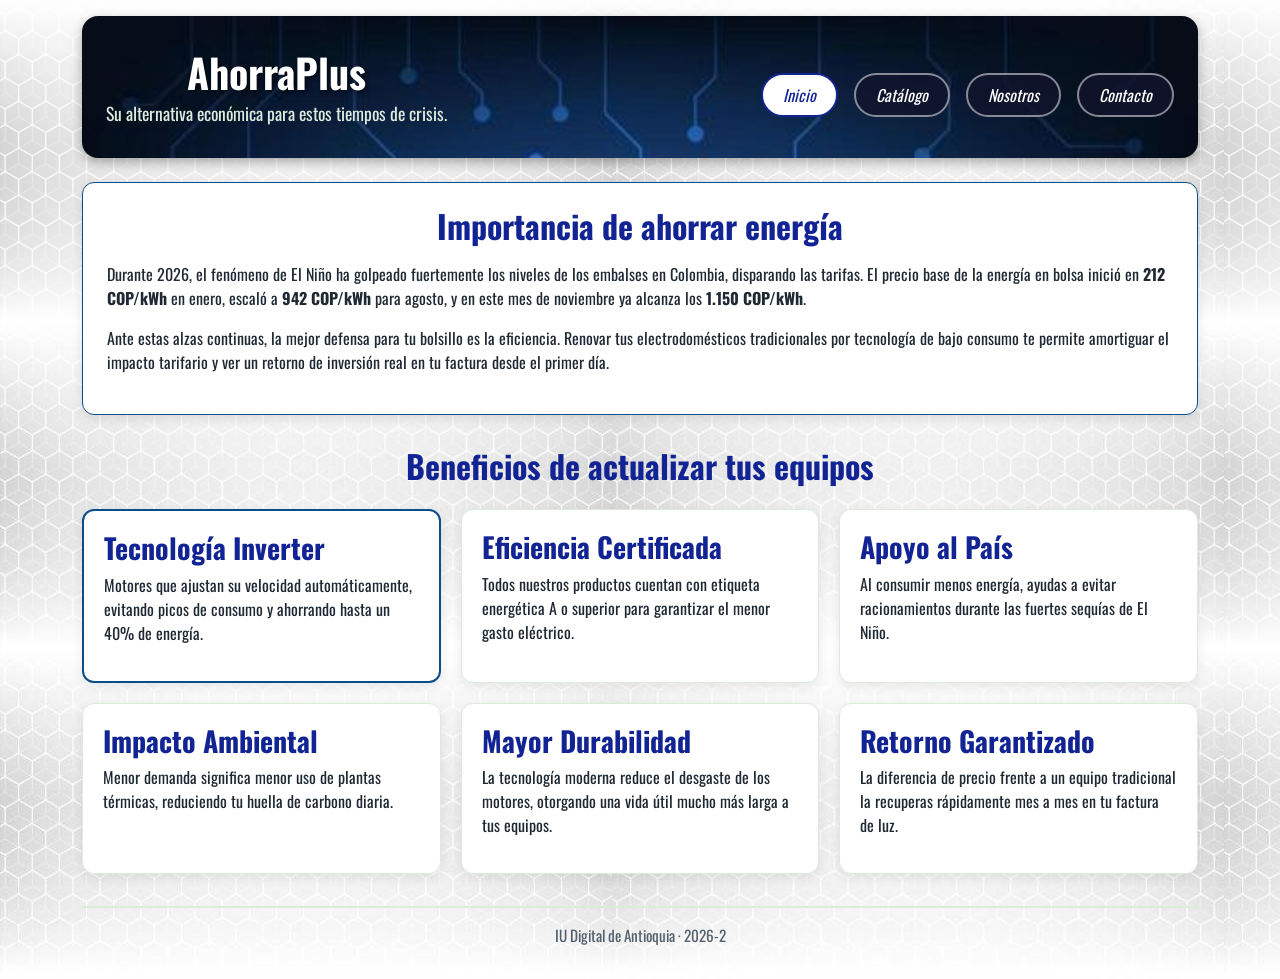
<file: index.html>
<!DOCTYPE html>
<html lang="es">

<head>
    <meta charset="UTF-8">
    <meta name="viewport" content="width=device-width, initial-scale=1.0">
    <title>AhorraPlus | Tu alternativa económica</title>

    <link rel="stylesheet" href="https://cdn.jsdelivr.net/npm/bootstrap@5.3.3/dist/css/bootstrap.min.css">
    <link rel="stylesheet" href="css/estilos.css">
</head>

<body class="container py-3">
    <header class="encabezado d-flex flex-column flex-md-row justify-content-between align-items-md-center mb-4">
        <div class="mb-3 mb-md-0">
            <h1 class="mb-1">AhorraPlus</h1>
            <p class="mb-0">Su alternativa económica para estos tiempos de crisis.</p>
        </div>
        <nav class="menu d-flex align-items-center gap-3">
            <a href="index.html" class="activo">Inicio</a>
            <a href="catalogo.html">Catálogo</a>
            <a href="nosotros.html">Nosotros</a>
            <a href="contacto.html">Contacto</a>
        </nav>
    </header>

    <main>
        <section id="intro">
            <h2>Importancia de ahorrar energía</h2>
            <p>
                Durante 2026, el fenómeno de El Niño ha golpeado fuertemente los niveles de los embalses en Colombia, disparando las tarifas. El precio base de la energía en bolsa inició en <strong>212 COP/kWh</strong> en enero, escaló a <strong>942 COP/kWh</strong> para agosto, y en este mes de noviembre ya alcanza los <strong>1.150 COP/kWh</strong>.
            </p>
            <p>
                Ante estas alzas continuas, la mejor defensa para tu bolsillo es la eficiencia. Renovar tus electrodomésticos tradicionales por tecnología de bajo consumo te permite amortiguar el impacto tarifario y ver un retorno de inversión real en tu factura desde el primer día.
            </p>
        </section>

        <section id="zona-tarjetas">
            <h2>Beneficios de actualizar tus equipos</h2>
            <div class="tarjetas">
                <article class="tarjeta">
                    <h3>Tecnología Inverter</h3>
                    <p>Motores que ajustan su velocidad automáticamente, evitando picos de consumo y ahorrando hasta un 40% de energía.</p>
                </article>
                <article class="tarjeta">
                    <h3>Eficiencia Certificada</h3>
                    <p>Todos nuestros productos cuentan con etiqueta energética A o superior para garantizar el menor gasto eléctrico.</p>
                </article>
                <article class="tarjeta">
                    <h3>Apoyo al País</h3>
                    <p>Al consumir menos energía, ayudas a evitar racionamientos durante las fuertes sequías de El Niño.</p>
                </article>
                <article class="tarjeta">
                    <h3>Impacto Ambiental</h3>
                    <p>Menor demanda significa menor uso de plantas térmicas, reduciendo tu huella de carbono diaria.</p>
                </article>
                <article class="tarjeta">
                    <h3>Mayor Durabilidad</h3>
                    <p>La tecnología moderna reduce el desgaste de los motores, otorgando una vida útil mucho más larga a tus equipos.</p>
                </article>
                <article class="tarjeta">
                    <h3>Retorno Garantizado</h3>
                    <p>La diferencia de precio frente a un equipo tradicional la recuperas rápidamente mes a mes en tu factura de luz.</p>
                </article>
            </div>
        </section>
    </main>

    <footer class="pie text-center">
        <p>IU Digital de Antioquia · 2026-2</p>
    </footer>
</body>
</html>
</file>
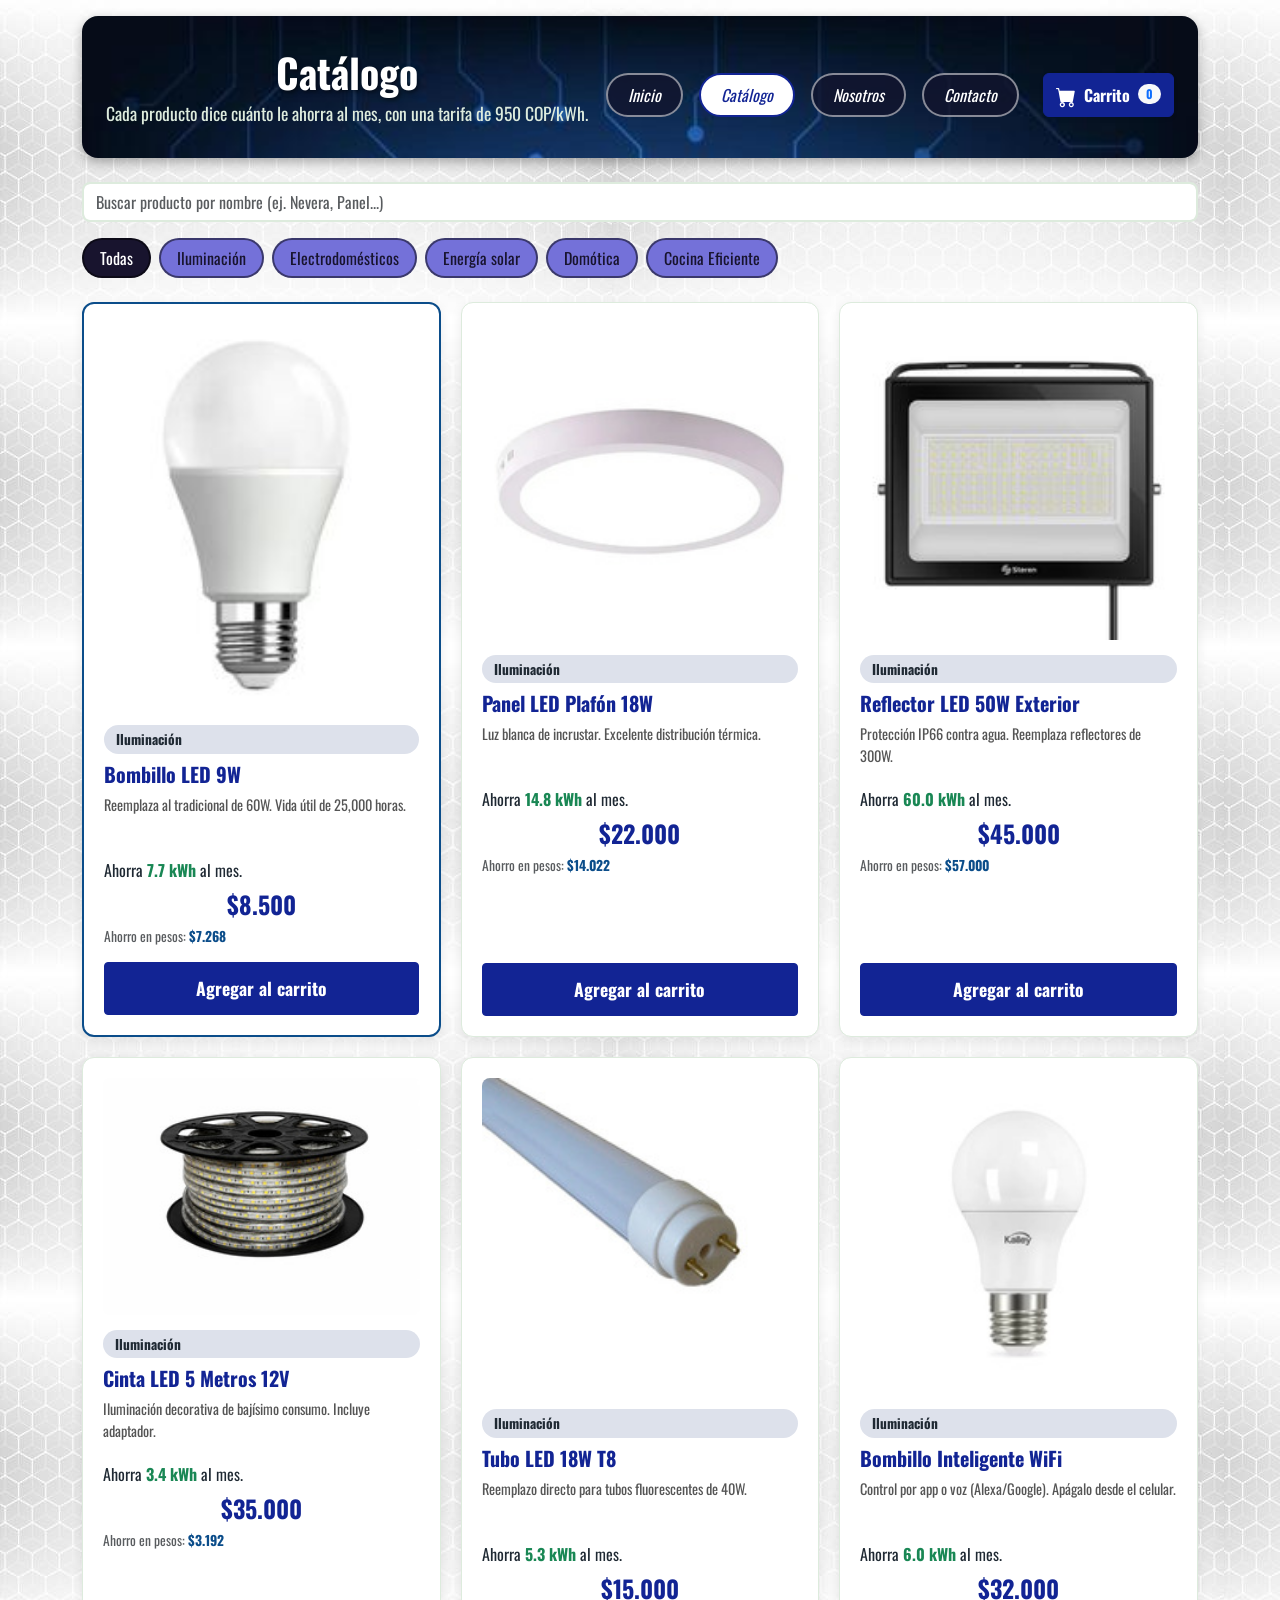
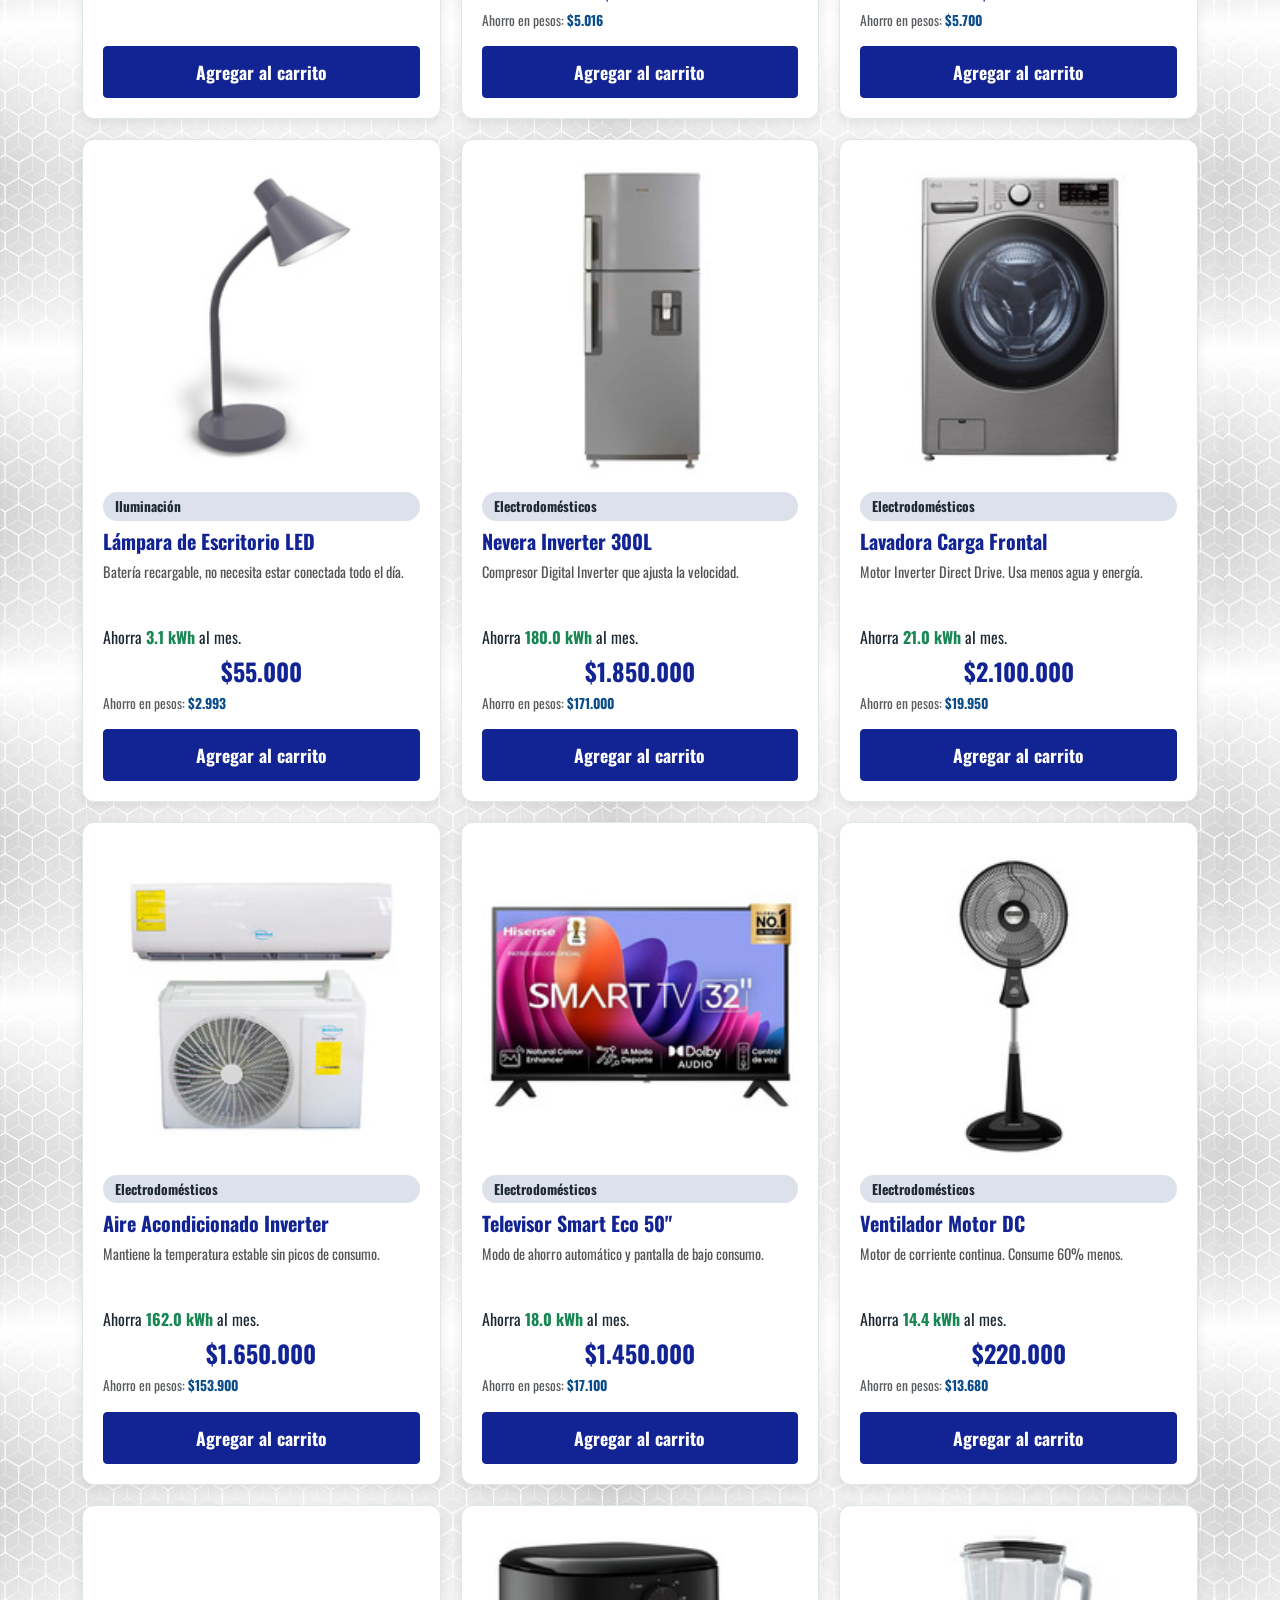
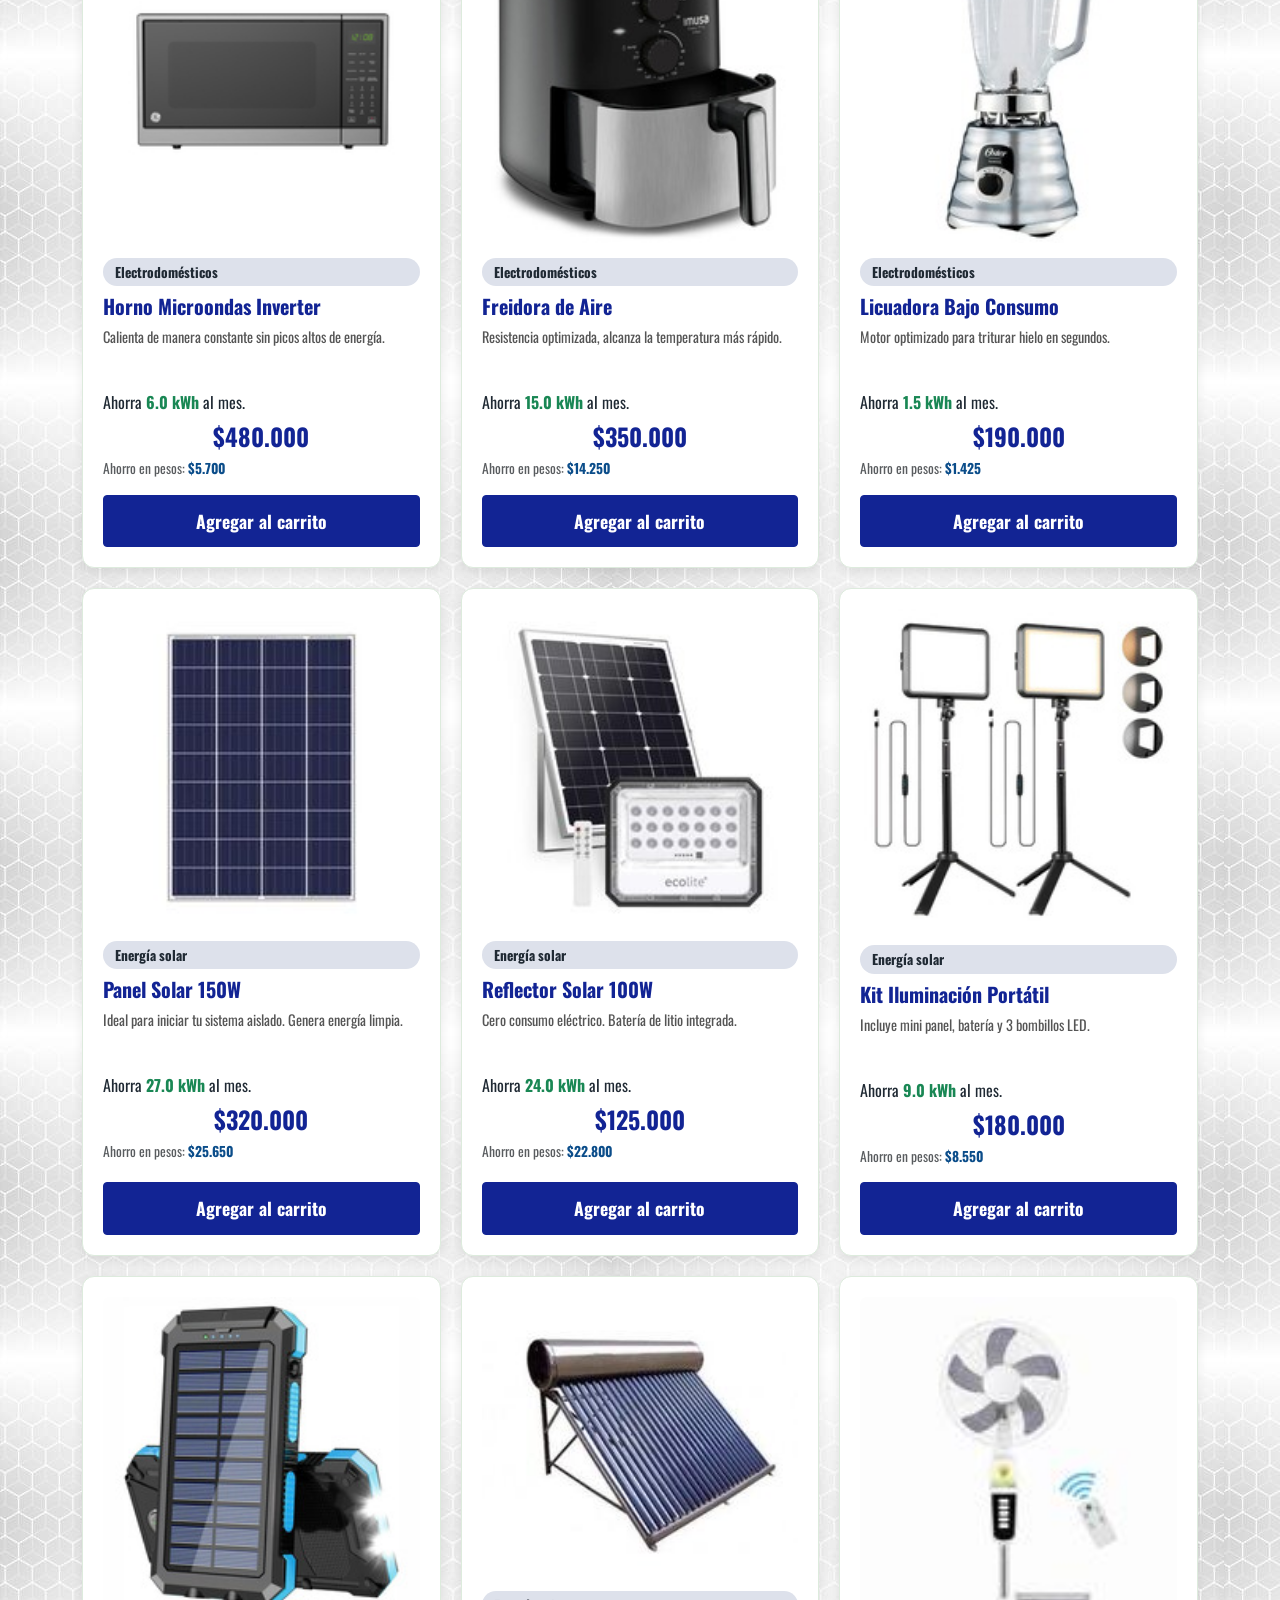
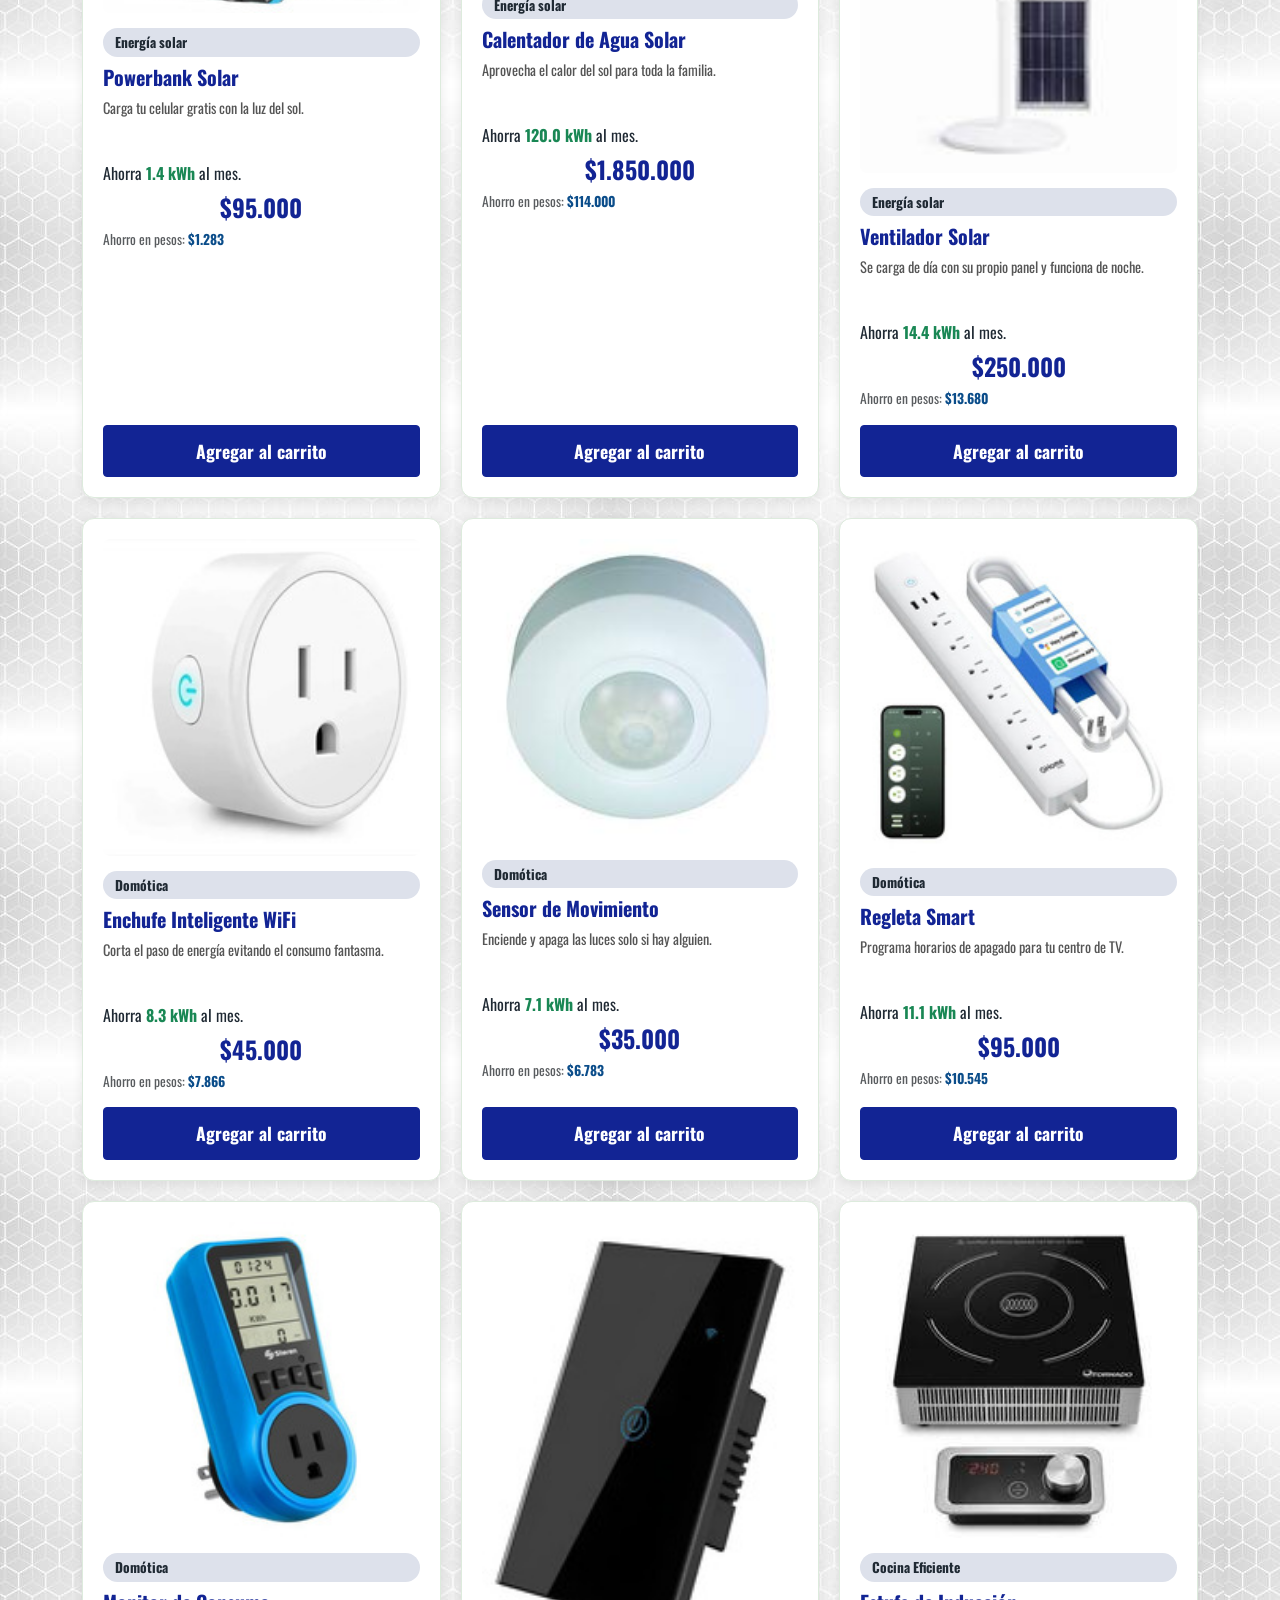
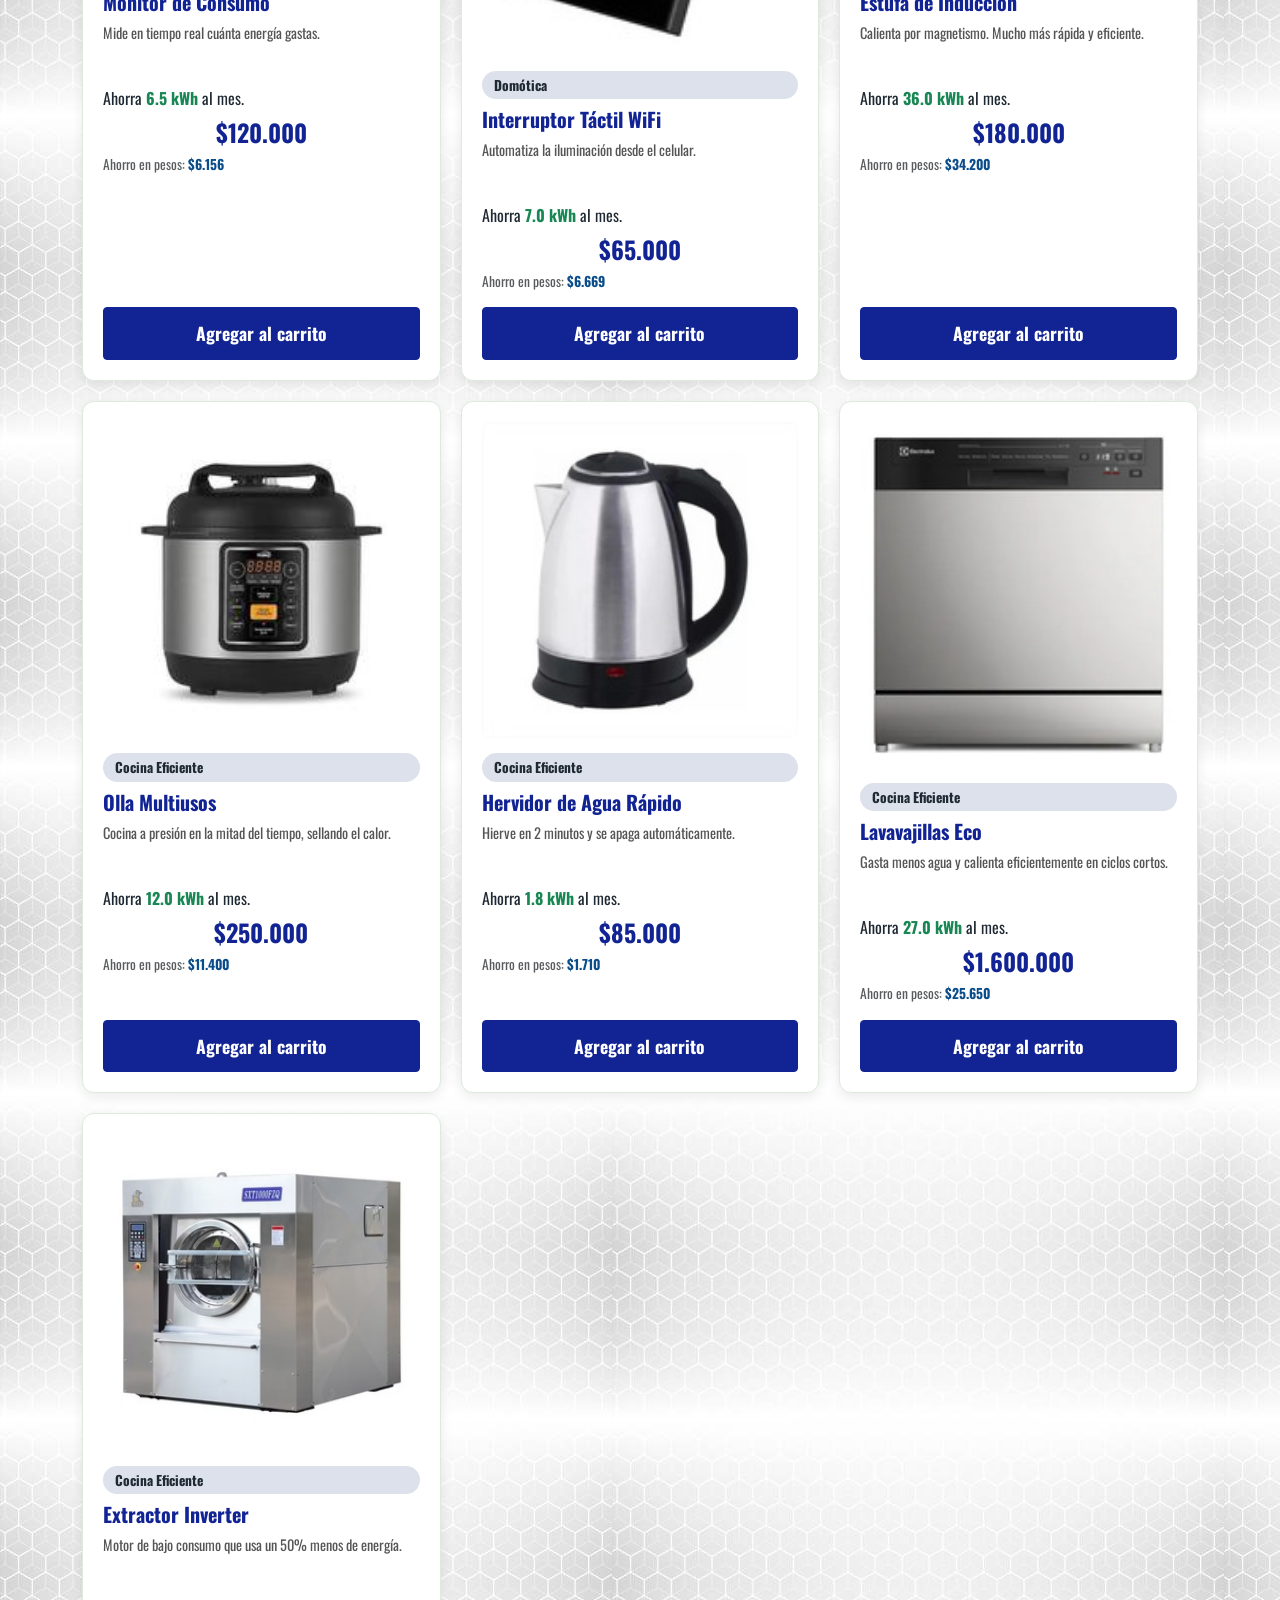
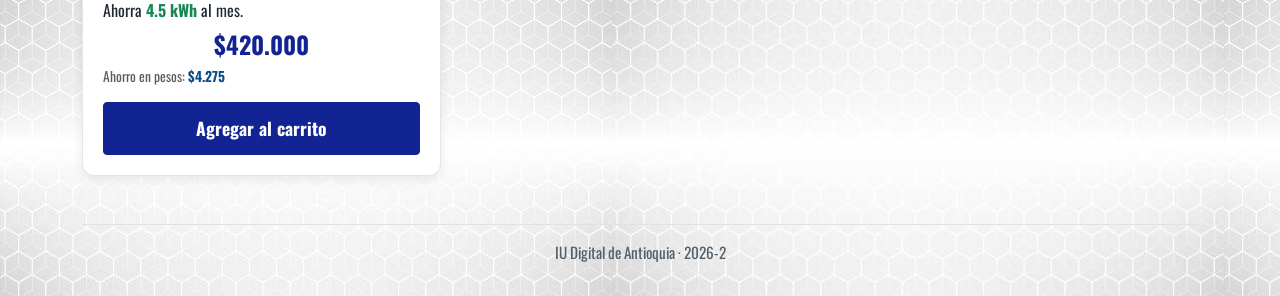
<file: catalogo.html>
<!DOCTYPE html>
<html lang="es">
<head>
    <meta charset="UTF-8">
    <meta name="viewport" content="width=device-width, initial-scale=1.0">
    <title>Catálogo · AhorraPlus</title>
    <!-- CSS y Fuentes -->
    <link rel="stylesheet" href="https://cdn.jsdelivr.net/npm/bootstrap@5.3.3/dist/css/bootstrap.min.css">
    <link rel="stylesheet" href="https://cdn.jsdelivr.net/npm/bootstrap-icons@1.11.3/font/bootstrap-icons.min.css">
    <link rel="stylesheet" href="css/estilos.css">
    <script src="js/tienda.js" defer></script>
</head>
<body class="container py-3">
    <!-- Encabezado y Menú -->
    <header class="encabezado d-flex flex-column flex-md-row justify-content-between align-items-md-center mb-4">
        <div class="mb-3 mb-md-0">
            <h1 class="mb-1">Catálogo</h1>
            <p class="mb-0">Cada producto dice cuánto le ahorra al mes, con una tarifa de 950 COP/kWh.</p>
        </div>
        
        <nav class="menu d-flex align-items-center gap-3">
            <a href="index.html">Inicio</a>
            <a href="catalogo.html" class="activo">Catálogo</a>
            <a href="nosotros.html">Nosotros</a>
            <a href="contacto.html">Contacto</a>
            
            <!-- Botón del carrito (Offcanvas) -->
            <button class="btn btn-primary d-flex align-items-center ms-2 fw-bold shadow-sm" type="button" data-bs-toggle="offcanvas" data-bs-target="#carritoOffcanvas" aria-controls="carritoOffcanvas">
                <i class="bi bi-cart-fill fs-5 me-2"></i>
                <span>Carrito</span>
                <span class="badge bg-light text-primary ms-2 rounded-pill" id="contador-carrito">0</span>
            </button>
        </nav>
    </header>

    <main>
        <!-- Filtros -->
        <div class="mb-4">
            <input type="text" id="buscador" class="form-control mb-3" placeholder="Buscar producto por nombre (ej. Nevera, Panel...)">
            <div class="filtros">
                <button class="filtro activo" data-categoria="todas">Todas</button>
                <button class="filtro" data-categoria="iluminacion">Iluminación</button>
                <button class="filtro" data-categoria="electrodomesticos">Electrodomésticos</button>
                <button class="filtro" data-categoria="solar">Energía solar</button>
                <button class="filtro" data-categoria="domotica">Domótica</button>
                <button class="filtro" data-categoria="cocina">Cocina Eficiente</button>
            </div>
        </div>
        
        <!-- Catálogo de productos -->
        <div class="catalogo">
            <div id="productos" class="tarjetas"></div>
        </div>

        <div class="d-block d-sm-none mt-5 mb-4">
            <aside class="carrito-estatico p-4 border border-primary rounded-3 shadow-sm bg-white">
                <h2 class="fs-4 text-primary fw-bold mb-3">Carrito (Versión Móvil)</h2>
                <ul class="lista-carrito ps-0 mb-3" style="list-style: none;"></ul>
                <div class="border-top pt-3">
                    <p class="total-carrito fw-bold mb-1"></p>
                    <p class="ahorro-carrito text-success fw-bold"></p>
                    <button class="btn-vaciar btn btn-outline-secondary btn-sm w-100 mt-2">Vaciar carrito</button>
                </div>
            </aside>
        </div>
    </main>

    <!-- Contenedor del Carrito (Offcanvas) -->
    <div class="offcanvas offcanvas-end" tabindex="-1" id="carritoOffcanvas" aria-labelledby="carritoOffcanvasLabel" role="dialog">
        <div class="offcanvas-header">
            <h2 class="fs-4 text-primary fw-bold mb-0" id="carritoOffcanvasLabel">Tu Carrito</h2>
            <button type="button" class="btn-close" data-bs-dismiss="offcanvas" aria-label="Cerrar"></button>
        </div>
        <div class="offcanvas-body d-flex flex-column">
            <aside class="flex-grow-1 d-flex flex-column">
                <ul class="lista-carrito ps-0 mb-3 flex-grow-1" style="list-style: none;"></ul>
                <div class="mt-auto border-top pt-3">
                    <p class="total-carrito fw-bold mb-1"></p>
                    <p class="ahorro-carrito text-success fw-bold"></p>
                    <button class="btn-vaciar btn btn-outline-secondary btn-sm w-100 mt-2">Vaciar carrito</button>
                </div>
            </aside>
        </div>
    </div>

    <!-- Pie de página -->
    <footer class="pie text-center mt-5 border-top pt-3">
        <p>IU Digital de Antioquia · 2026-2</p>
    </footer>

    <!-- Script de Bootstrap -->
    <script src="https://cdn.jsdelivr.net/npm/bootstrap@5.3.3/dist/js/bootstrap.bundle.min.js"></script>
</body>
</html>
</file>
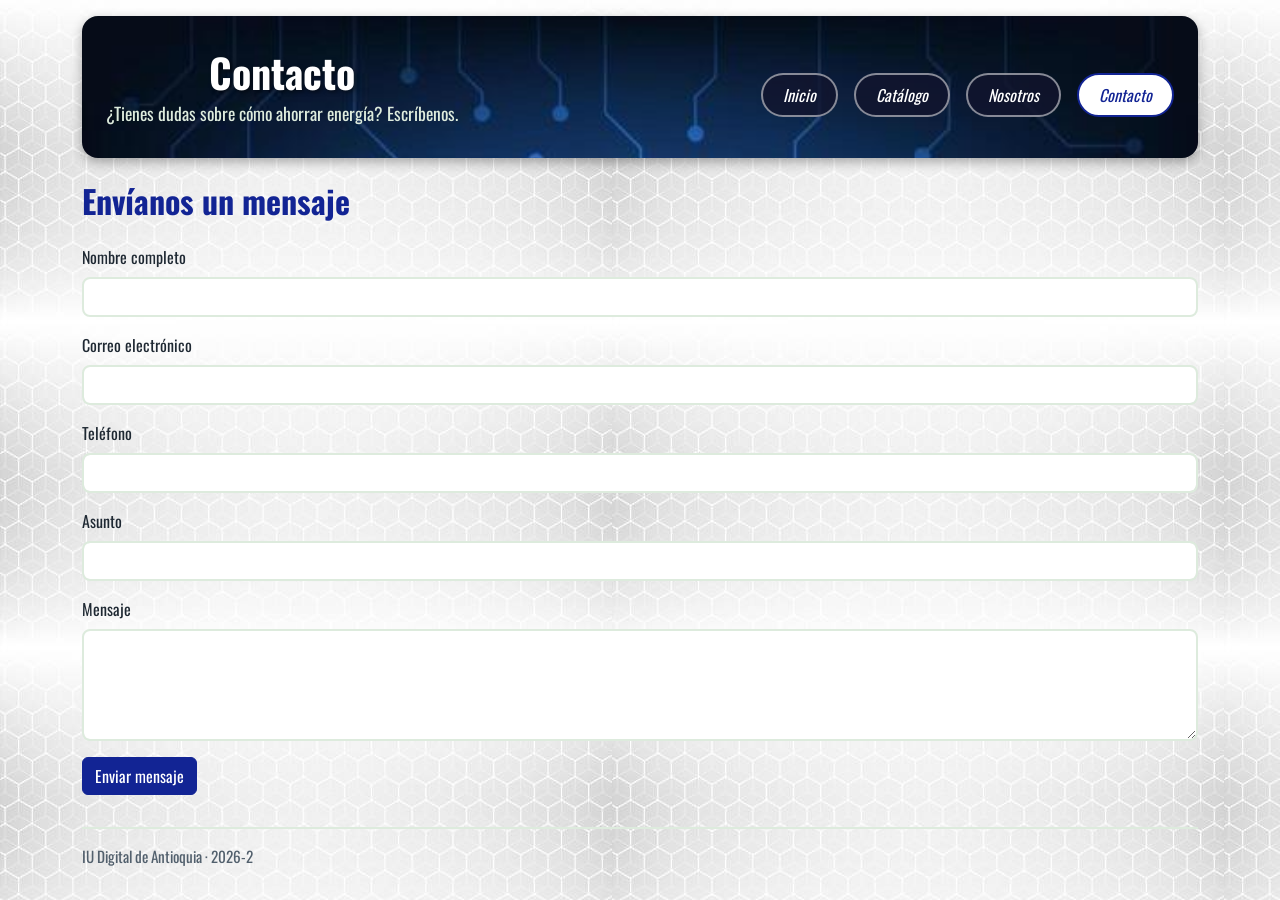
<file: contacto.html>
<!DOCTYPE html>
<html lang="es">
<head>
    <meta charset="UTF-8">
    <meta name="viewport" content="width=device-width, initial-scale=1.0">
    <title>Contacto · AhorraPlus</title>

    <link rel="stylesheet" href="https://cdn.jsdelivr.net/npm/bootstrap@5.3.3/dist/css/bootstrap.min.css">
    <link rel="stylesheet" href="css/estilos.css">
</head>
<body class="container py-3">
    <header class="encabezado d-flex flex-column flex-md-row justify-content-between align-items-md-center mb-4">
        <div class="mb-3 mb-md-0">
            <h1 class="mb-1">Contacto</h1>
            <p class="mb-0">¿Tienes dudas sobre cómo ahorrar energía? Escríbenos.</p>
        </div>
        <nav class="menu d-flex align-items-center gap-3">
            <a href="index.html">Inicio</a>
            <a href="catalogo.html">Catálogo</a>
            <a href="nosotros.html">Nosotros</a>
            <a href="contacto.html" class="activo">Contacto</a>
        </nav>
    </header>

    <main>
        <section>
            <h2>Envíanos un mensaje</h2>
            <form action="#" method="POST" class="mt-4">
                <div class="mb-3">
                    <label for="nombre" class="form-label">Nombre completo</label>
                    <input type="text" class="form-control" id="nombre" name="nombre" required>
                </div>
                
                <div class="mb-3">
                    <label for="correo" class="form-label">Correo electrónico</label>
                    <input type="email" class="form-control" id="correo" name="correo" required>
                </div>

                <div class="mb-3">
                    <label for="telefono" class="form-label">Teléfono</label>
                    <input type="tel" class="form-control" id="telefono" name="telefono" required>
                </div>

                <div class="mb-3">
                    <label for="asunto" class="form-label">Asunto</label>
                    <input type="text" class="form-control" id="asunto" name="asunto" required>
                </div>

                <div class="mb-3">
                    <label for="mensaje" class="form-label">Mensaje</label>
                    <textarea class="form-control" id="mensaje" name="mensaje" rows="4" required></textarea>
                </div>

                <button type="submit" class="btn btn-primary">Enviar mensaje</button>
            </form>
        </section>
    </main>

    <footer class="pie">
        <p>IU Digital de Antioquia · 2026-2</p>
    </footer>
</body>
</html>
</file>
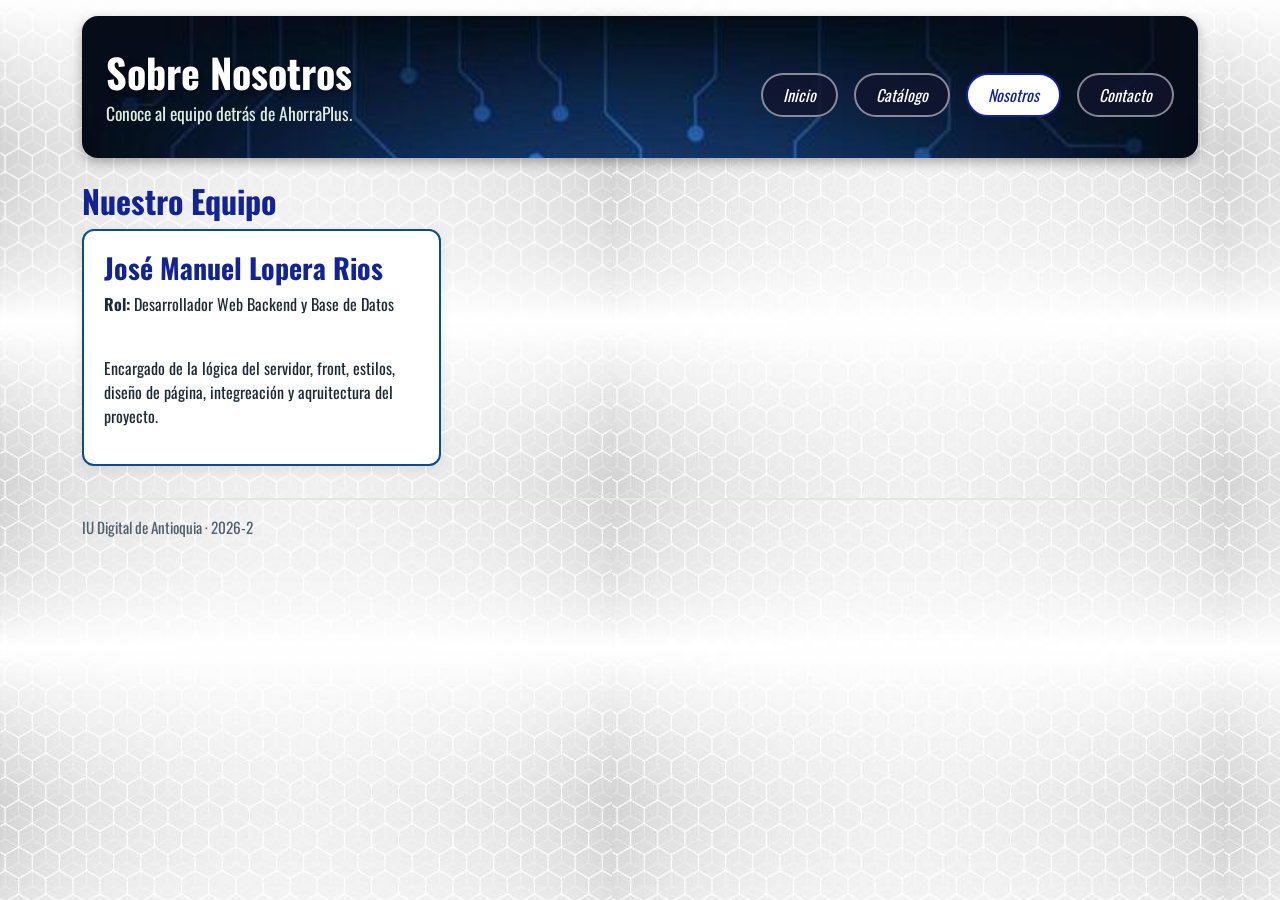
<file: nosotros.html>
<!DOCTYPE html>
<html lang="es">
<head>
    <meta charset="UTF-8">
    <meta name="viewport" content="width=device-width, initial-scale=1.0">
    <title>Nosotros · AhorraPlus</title>

    
    <link rel="stylesheet" href="https://cdn.jsdelivr.net/npm/bootstrap@5.3.3/dist/css/bootstrap.min.css">
    <link rel="stylesheet" href="css/estilos.css">

</head>
<body class="container py-3">
    <header class="encabezado d-flex flex-column flex-md-row justify-content-between align-items-md-center mb-4">
        <div class="mb-3 mb-md-0">
            <h1 class="mb-1">Sobre Nosotros</h1>
            <p class="mb-0">Conoce al equipo detrás de AhorraPlus.</p>
        </div>
        <nav class="menu d-flex align-items-center gap-3">
            <a href="index.html">Inicio</a>
            <a href="catalogo.html">Catálogo</a>
            <a href="nosotros.html" class="activo">Nosotros</a>
            <a href="contacto.html">Contacto</a>
        </nav>
    </header>

    <main>
        <section>
            <h2>Nuestro Equipo</h2>
            <div class="tarjetas">
                <article class="tarjeta">
                    <h3>José Manuel Lopera Rios</h3>
                    <p><strong>Rol:</strong> Desarrollador Web Backend y Base de Datos</p>
                    <p>Encargado de la lógica del servidor, front, estilos, diseño de página, integreación y aqruitectura del proyecto.</p>
                </article>
            </div>
        </section>
    </main>

    <footer class="pie">
        <p>IU Digital de Antioquia · 2026-2</p>
    </footer>
</body>
</html>
</file>
<file: css/estilos.css>
a :root {
  --color-principal: #122494;
  --color-acento: #0b4d8a;
  --color-suave: #DDEBDD;
  --color-fondo: #F4F7F2;
  --color-texto: #1F2933;
  --color-blanco: #FFFFFF;
}

@font-face {
  font-family: "Oswald";
  src: url("../fonts/Oswald/Oswald-VariableFont_wght.ttf") format("truetype");
  font-weight: 200 700;
  font-style: normal;
}
/*selector de etiqueta */
body {
  font-family: "Oswald", Arial, sans-serif;
  background-color: #F4F7F2;
  color: #1F2933;
  background-image: url("../images/fondo.jpg");
  background-repeat: repeat;
  background-size: auto;
}

/*selector de etiquetas agrupadas*/
h1, h2, h3 {
  color: #122494;
  font-weight: 700;
}

/*selector de clase */
.encabezado {
  background-color: #122494;
  background-image: url("../images/encabezado_fondo.jpg");
  background-repeat: repeat;
  background-size: cover;
  margin-bottom: 24px;
  padding: 32px 24px;
  border-radius: 16px;
  box-shadow: 0 4px 12px rgba(0, 0, 0, 0.3);
  text-align: center;
}
.encabezado h1 {
  color: #FFFFFF;
  text-shadow: 2px 2px 4px rgba(0, 0, 0, 0.5);
}
.encabezado p {
  color: #DDEBDD;
  font-size: 1.1rem;
}

/*selector de id */
#intro {
  background-color: #FFFFFF;
  padding: 24px;
  margin-bottom: 32px;
  border: 1px solid #0b4d8a;
  border-radius: 12px;
  box-shadow: 0 4px 12px rgba(0, 0, 0, 0.1);
}

/*selector hijo de id */
#intro > h2 {
  text-align: center;
  margin-bottom: 16px;
}

.menu {
  display: flex;
  flex-wrap: wrap;
  gap: 12px;
  justify-content: center;
  margin-top: 16px;
}
.menu > a {
  background-color: rgba(18, 20, 46, 0.8);
  font-style: italic;
  color: #FFFFFF;
  text-decoration: none;
  padding: 8px 20px;
  border: 2px solid rgba(255, 255, 255, 0.5);
  border-radius: 999px;
  transition: all 0.3s ease;
}

/*selector de pseudo-clase :hover y :activo*/
.menu > a:hover, .menu > a.activo {
  background-color: #FFFFFF;
  color: #122494;
  border-color: #122494;
}

/*selector de pseudo-clase :focus para accesibilidad*/
.menu > a:focus {
  outline: 3px solid #0b4d8a;
  outline-offset: 2px;
}

#zona-tarjetas > h2 {
  text-align: center;
  margin-bottom: 24px;
}

.tarjetas {
  display: grid;
  grid-template-columns: repeat(3, 1fr);
  gap: 20px;
  margin-bottom: 32px;
}

.tarjeta {
  background-color: #FFFFFF;
  border: 1px solid #DDEBDD;
  padding: 20px;
  border-radius: 12px;
  box-shadow: 0 4px 12px rgba(0, 0, 0, 0.08);
  transition: transform 0.3s ease;
  display: flex;
  flex-direction: column;
}
.tarjeta .btn-primary {
  margin: 16px auto 0;
  padding: 12px 24px;
  font-size: 1.1rem;
  font-weight: 700;
  width: 100%;
}
.tarjeta:hover {
  transform: translateY(-6px);
  box-shadow: 0 8px 16px rgba(0, 0, 0, 0.15);
}

/*selector de pseudo-clase :first-child*/
.tarjeta:first-child {
  border: 2px solid #0b4d8a;
}
/*selector de pseudo-clase :nth-child()*/
.tarjeta p:nth-child(2) {
  min-height: 48px;
  flex-grow: 1;
}

.precio {
  text-align: center;
  color: #122494;
  font-size: 1.6rem;
  font-weight: 700;
}

.categoria {
  display: inline-block;
  padding: 4px 12px;
  border-radius: 999px;
  background-color: #dde1eb;
  font-size: 0.85rem;
  font-weight: bold;
  margin-bottom: 8px;
}

.ahorro {
  color: #0b4d8a;
  font-weight: 700;
  margin-bottom: 12px;
}

.filtros {
  display: flex;
  flex-wrap: wrap;
  justify-content: flex-start;
  gap: 8px;
  flex-grow: 1;
}

.filtro {
  border: 2px solid rgba(1, 0, 0, 0.5);
  background-color: rgb(116, 113, 217);
  color: #18142e;
  padding: 6px 16px;
  border-radius: 999px;
  transition: background-color 0.3s;
}
.filtro:hover, .filtro.activo {
  background-color: #18142e;
  color: white;
}

/*selector de atributo */
a[target="_blank"] {
  position: relative;
}

.pie {
  margin-top: 32px;
  padding-top: 16px;
  border-top: 2px solid #DDEBDD;
  color: #52606D;
  font-size: 0.95rem;
}

.btn-primary {
  --bs-btn-bg: #122494;
  --bs-btn-border-color: #122494;
  --bs-btn-hover-bg: #0b4d8a;
  --bs-btn-hover-border-color: #0b4d8a;
  --bs-btn-hover-color: #0d0d0e;
}

.form-control {
  border: 2px solid #DDEBDD;
  border-radius: 8px;
}
.form-control:focus {
  border-color: #0b4d8a;
  box-shadow: 0 0 0 0.25rem rgba(11, 77, 138, 0.25);
}

/*media queries para diseño responsivo */
@media (max-width: 992px) {
  .tarjetas {
    grid-template-columns: repeat(2, 1fr);
  }
}
@media (max-width: 576px) {
  .encabezado {
    padding: 24px 16px;
    border-radius: 8px;
  }
  .encabezado h1 {
    font-size: 1.8rem;
  }
  .menu {
    flex-direction: column;
  }
  .tarjetas {
    grid-template-columns: 1fr;
  }
}/*# sourceMappingURL=estilos.css.map */
</file>
